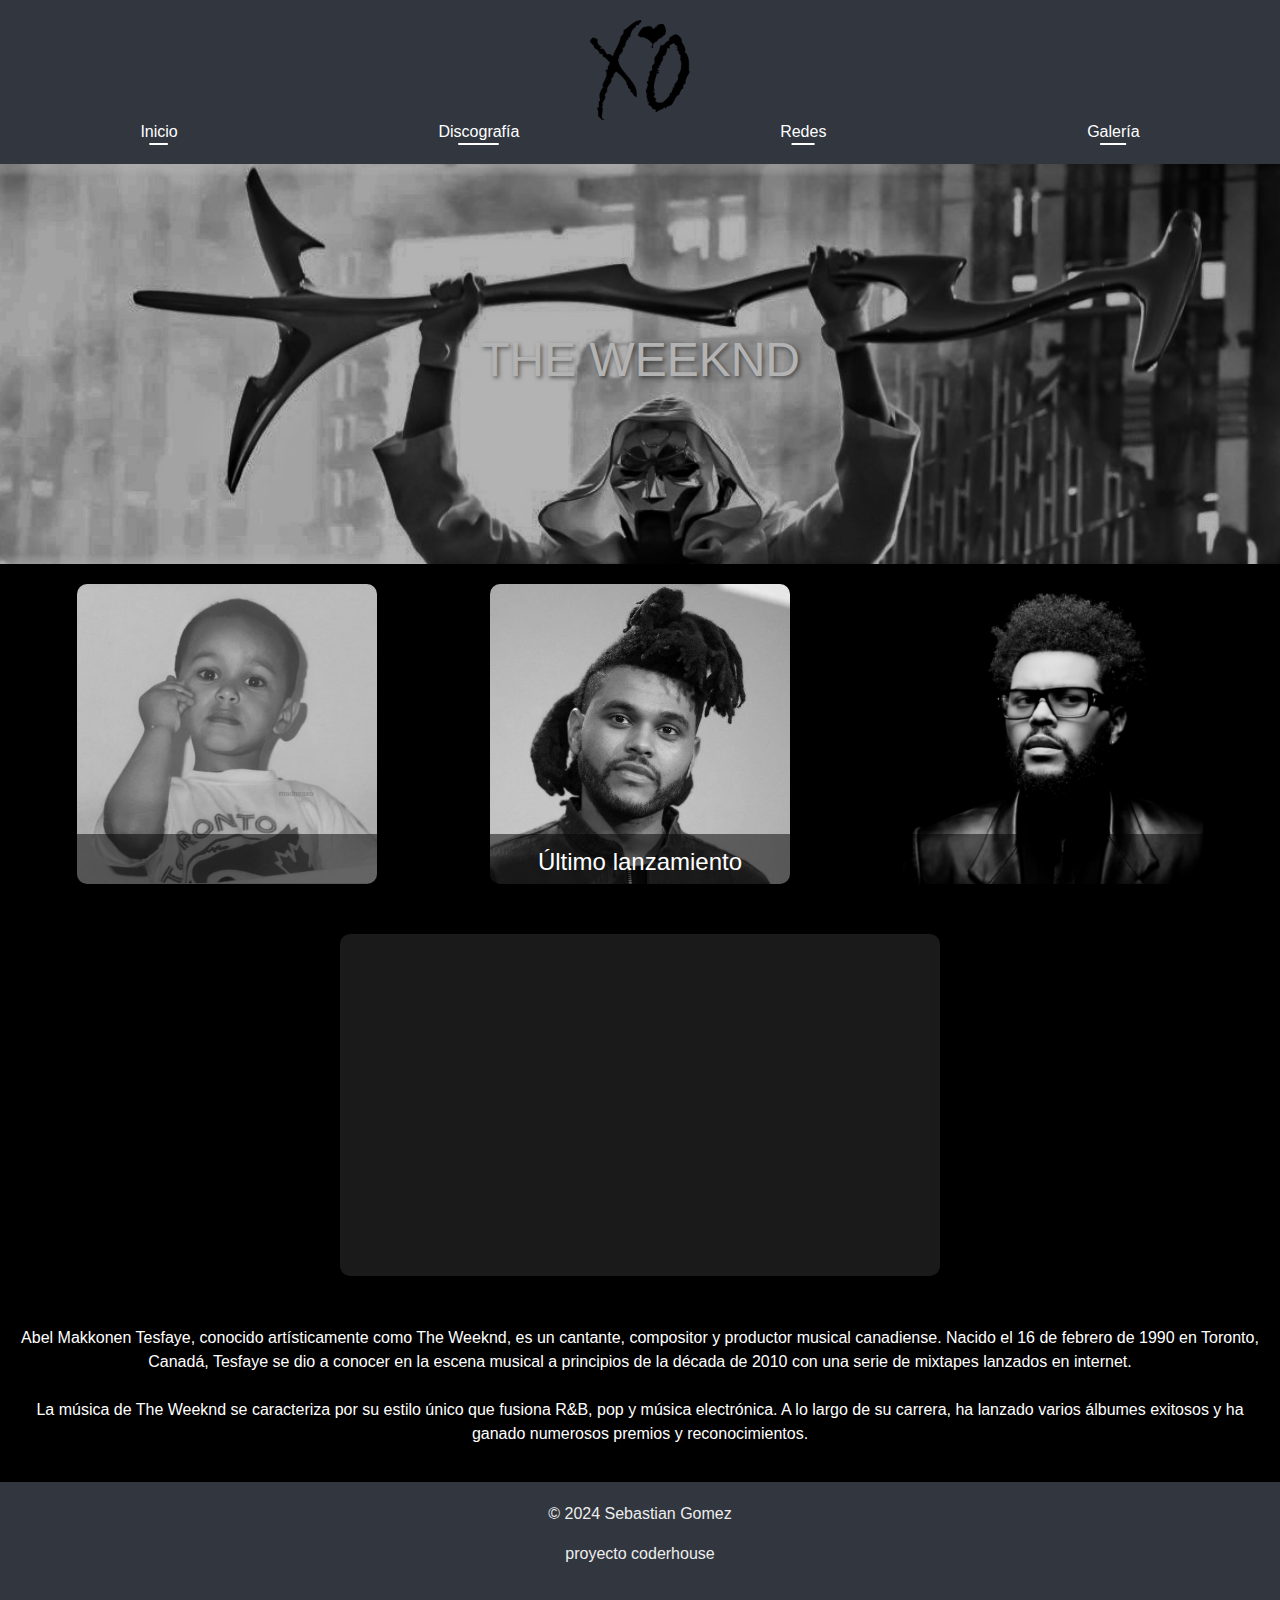
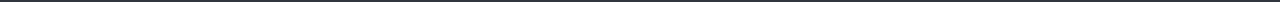
<file: index.html>
<!DOCTYPE html>
<html lang="es">
<head>
    <meta charset="UTF-8">
    <meta name="viewport" content="width=device-width, initial-scale=1.0">
    <title>The Weeknd - Inicio</title>
    <link rel="stylesheet" href="styles.css">
    <link rel="stylesheet" href="https://stackpath.bootstrapcdn.com/bootstrap/4.5.2/css/bootstrap.min.css">
    <style>
        body {
            font-family: Arial, sans-serif;
            margin: 0;
            padding: 0;
            background-color: #000;
            color: #fff; 
        }
        header {
            background-color: #31363f;
            color: #fff;
            padding: 20px;
            text-align: center;
        }
        header img {
            max-width: 100px;
        }
        header nav ul {
            list-style-type: none;
            padding: 0;
            margin: 0;
            display: flex;
            justify-content: space-around;
        }
        header nav ul li {
            margin-right: 20px;
        }
        header nav ul li:last-child {
            margin-right: 0;
        }
        header nav ul li a {
            color: #ffffff;
            text-decoration: none;
            position: relative;
            transition: all 0.3s ease;
        }
        header nav ul li a::after {
            content: '';
            position: absolute;
            bottom: -5px;
            left: 0;
            width: 100%;
            height: 2px;
            background-color: #ffffff;
            transform: scaleX(0.5);
            transition: transform 0.3s ease;
        }
        header nav ul li a:hover {
            color: #ffffff;
        }
        header nav ul li a:hover::after {
            transform: scaleX(1);
        }
        .banner {
            position: relative;
            height: 400px;
            background-image: url('img/tw.jpg');
            background-size: cover;
            background-position: center;
            opacity: 0.7;
        }
        .banner-content {
            position: absolute;
            top: 50%;
            left: 50%;
            transform: translate(-50%, -50%);
            text-align: center;
            text-shadow: 2px 2px 4px rgba(0, 0, 0, 0.5);
        }
        .banner h1 {
            font-size: 3em;
            color: #ffffff;
            text-transform: uppercase;
        }
        .bio {
            padding: 20px;
            text-align: center;
        }
        .image-container {
            display: flex;
            justify-content: space-around;
            flex-wrap: wrap;
        }
        .rounded-img {
            border-radius: 10px;
            overflow: hidden;
            width: 300px;
            height: auto;
            margin-bottom: 20px;
        }
        .subtitle {
            font-size: 1.5em;
            text-align: center;
            margin-bottom: 10px;
        }
        footer {
            background-color: #31363F;
            color: #EEEEEE;
            text-align: center;
            padding: 20px;
        }
       
        .video-container {
            text-align: center;
            margin-bottom: 50px;
            background-color: rgba(255, 255, 255, 0.1); 
            padding: 10px;
            border-radius: 10px;
            margin-left: auto;
            margin-right: auto;
            max-width: 600px;
            overflow-x: auto;
        }
    </style>
</head>
<body class="index">
    <header>
        <img src="img/XO.png" alt="Logo de The Weeknd">
        <nav>
            <ul>
                <li><a href="index.html">Inicio</a></li>
                <li><a href="discografia.html">Discografía</a></li>
                <li><a href="redes.html">Redes</a></li>
                <li><a href="galeria.html">Galería</a></li>
            </ul>
        </nav>
    </header>
    <main>
        <section class="banner">
            <div class="banner-content">
                <h1>The Weeknd</h1>
            </div>
        </section>
        <section class="bio">
            <div class="image-container">
                <div class="bio-info">
                    <img src="img/twbebe.jpg" alt="Imagen 1" class="rounded-img">
                </div>
                <div class="bio-info">
                    <img src="img/2015.jpg" alt="Imagen 2" class="rounded-img">
                </div>
                <div class="bio-info">
                    <img src="img/2024.jpg" alt="Imagen 3" class="rounded-img">
                </div>
            </div>
            <p class="subtitle">Último lanzamiento</p>
            <div class="video-container" contenteditable="true">
                <iframe width="560" height="315" src="https://www.youtube.com/watch?v=hWlYEaxubRY&t=868s&ab_channel=TheWeekndVEVO" frameborder="0" allowfullscreen></iframe>
            </div>
            <p>
                Abel Makkonen Tesfaye, conocido artísticamente como The Weeknd, es un cantante, compositor y productor musical canadiense. Nacido el 16 de febrero de 1990 en Toronto, Canadá, Tesfaye se dio a conocer en la escena musical a principios de la década de 2010 con una serie de mixtapes lanzados en internet.
                <br><br>
                La música de The Weeknd se caracteriza por su estilo único que fusiona R&B, pop y música electrónica. A lo largo de su carrera, ha lanzado varios álbumes exitosos y ha ganado numerosos premios y reconocimientos.
            </p>
        </section>
    </main>
    <footer>
        <p>&copy; 2024 Sebastian Gomez</p>
        <p>proyecto coderhouse</p>
    </footer>
</body>
</html>
</file>
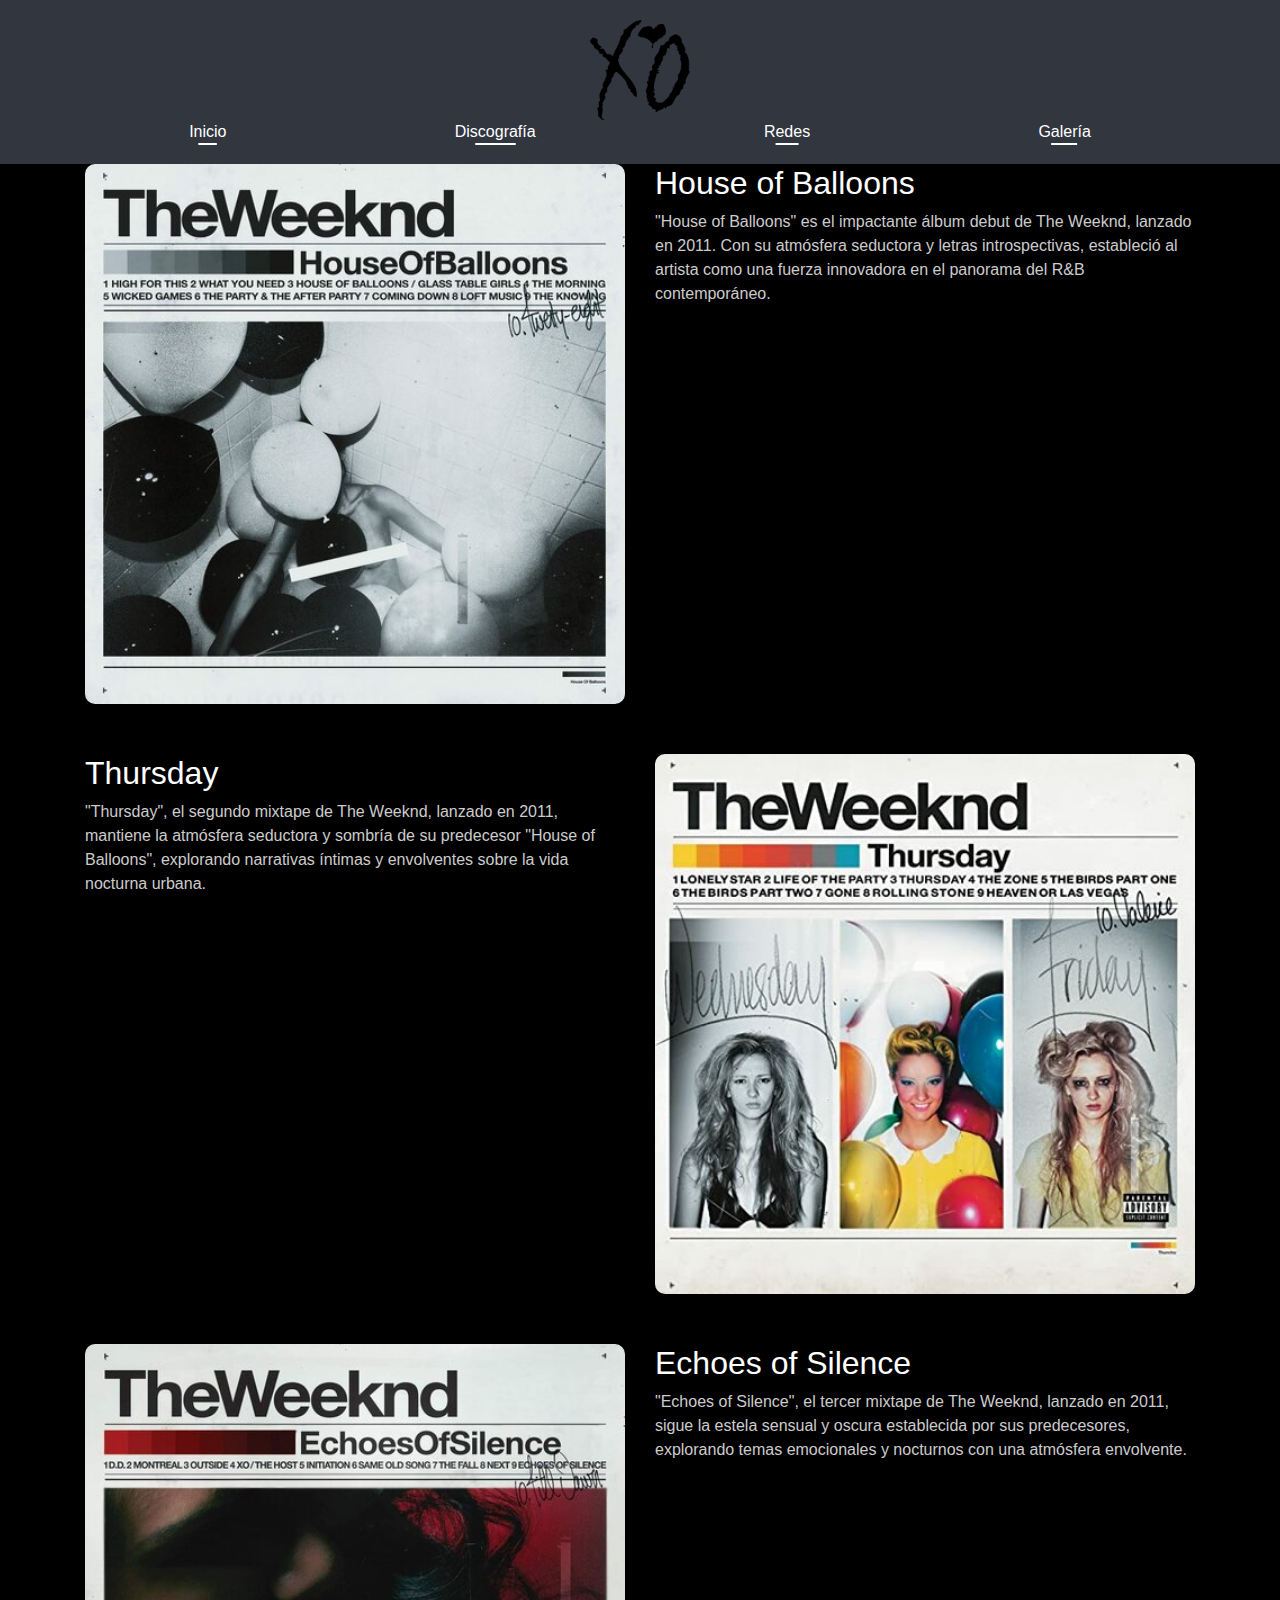
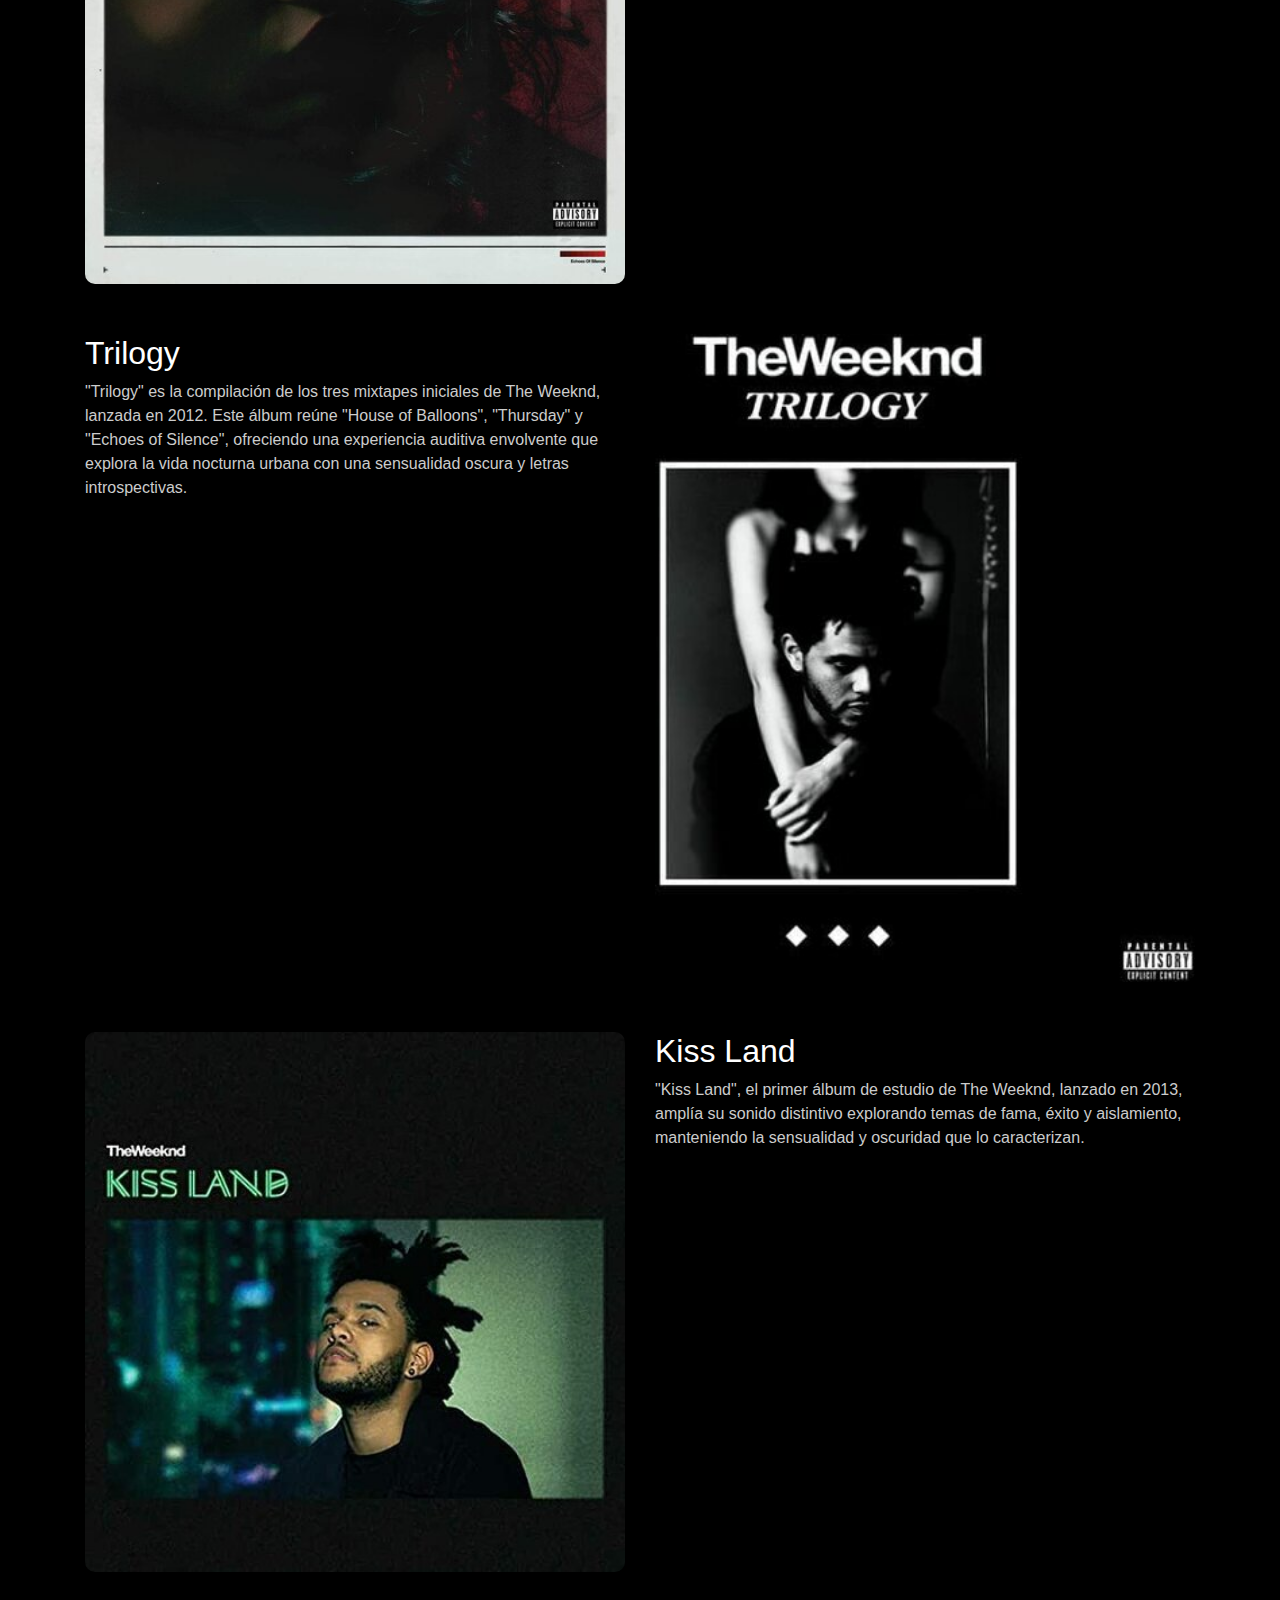
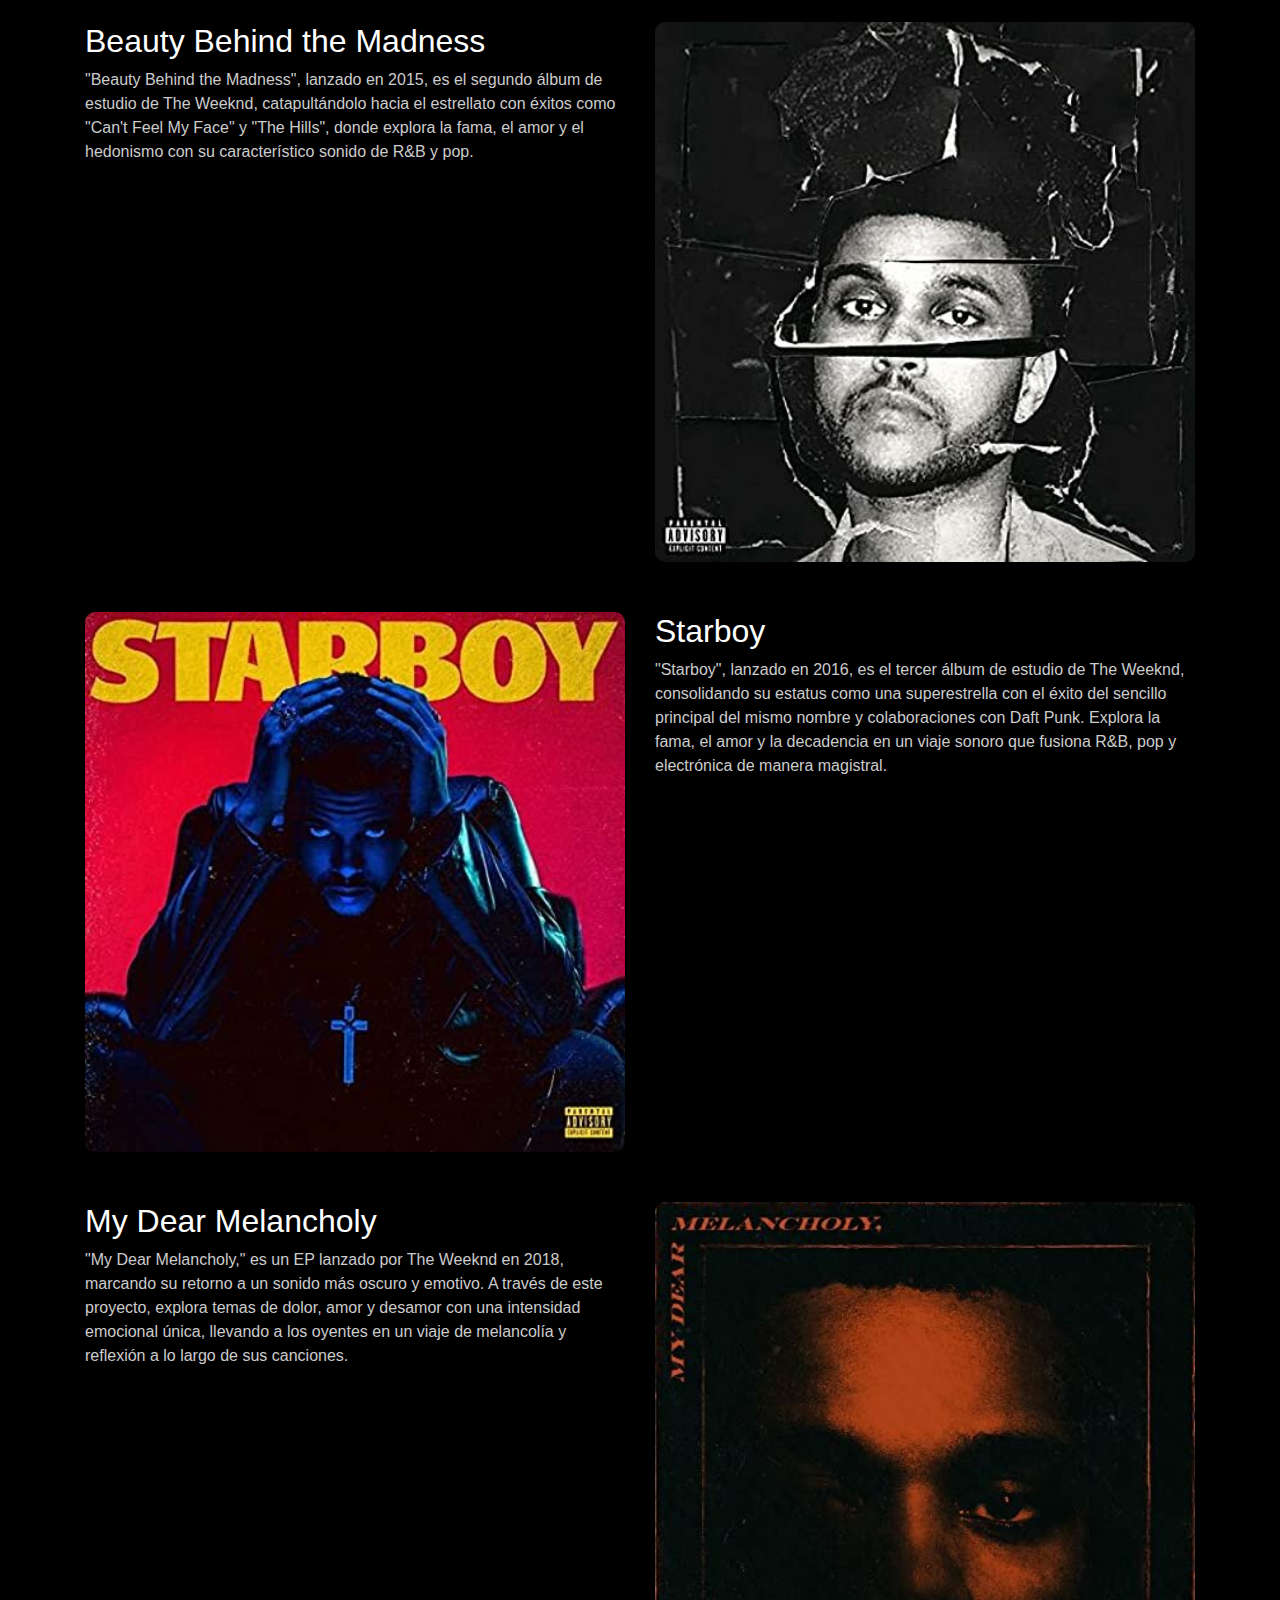
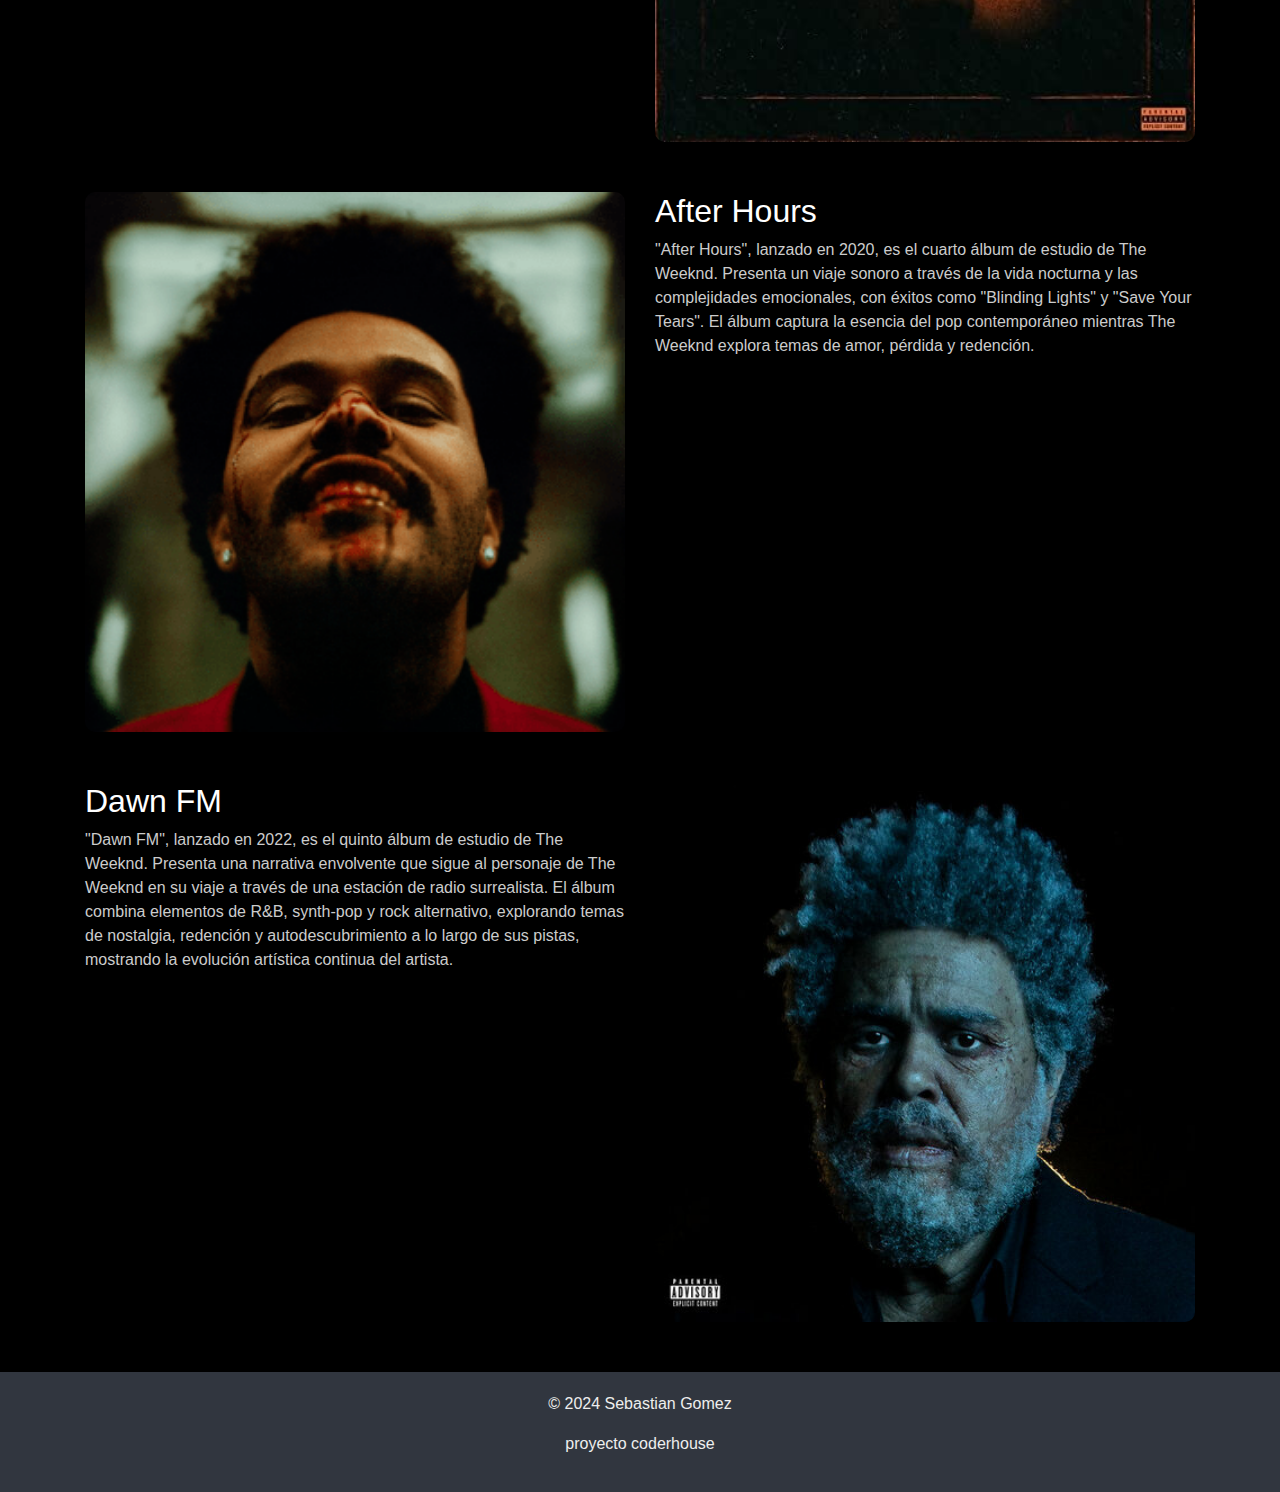
<file: discografia.html>
<!DOCTYPE html>
<html lang="es">
<head>
    <meta charset="UTF-8">
    <meta name="viewport" content="width=device-width, initial-scale=1.0">
    <title>The Weeknd - Discografía</title>
    <link rel="stylesheet" href="https://stackpath.bootstrapcdn.com/bootstrap/4.5.2/css/bootstrap.min.css">
    <style>
        /* Estilos generales */
        body {
            font-family: Arial, sans-serif;
            margin: 0;
            padding: 0;
            background-color: #000; /* Fondo negro */
            color: #fff; /* Texto blanco */
        }
        header {
            background-color: #31363f;
            color: #fff;
            padding: 20px;
            text-align: center;
        }
        header img {
            max-width: 100px;
        }
        header nav ul {
            list-style-type: none;
            padding: 0;
            margin: 0;
            display: flex;
            justify-content: space-around;
        }
        header nav ul li {
            margin-right: 20px;
        }
        header nav ul li:last-child {
            margin-right: 0;
        }
        header nav ul li a {
            color: #ffffff;
            text-decoration: none;
            position: relative;
            transition: all 0.3s ease;
        }
        header nav ul li a::after {
            content: '';
            position: absolute;
            bottom: -5px;
            left: 0;
            width: 100%;
            height: 2px;
            background-color: #ffffff;
            transform: scaleX(0.5);
            transition: transform 0.3s ease;
        }
        header nav ul li a:hover {
            color: #ffffff;
        }
        header nav ul li a:hover::after {
            transform: scaleX(1);
        }
        .album {
            margin-bottom: 50px;
        }
        .album-cover img {
            border-radius: 10px;
            overflow: hidden;
            width: 100%;
            height: auto;
        }
        .album-info h2 {
            color: #ffffff;
        }
        .album-info p {
            color: #cccccc;
        }
        footer {
            background-color: #31363F;
            color: #EEEEEE;
            text-align: center;
            padding: 20px;
        }
    </style>
</head>
<body class="discografia">
    <header>
        <div class="container">
            <img src="img/XO.png" alt="Logo de The Weeknd">
            <nav>
                <ul>
                    <li><a href="index.html">Inicio</a></li>
                    <li><a href="discografia.html">Discografía</a></li>
                    <li><a href="redes.html">Redes</a></li>
                    <li><a href="galeria.html">Galería</a></li>
                </ul>
            </nav>
        </div>
    </header>
    <main>
        <div class="container">
            <!-- Álbum 1 -->
            <section class="album row">
                <div class="col-md-6">
                    <div class="album-cover">
                        <img src="img/1.jpg" alt="Album 1">
                    </div>
                </div>
                <div class="col-md-6">
                    <div class="album-info">
                        <h2>House of Balloons</h2>
                        <p>"House of Balloons" es el impactante álbum debut de The Weeknd, lanzado en 2011. Con su atmósfera seductora y letras introspectivas, estableció al artista como una fuerza innovadora en el panorama del R&B contemporáneo.</p>
                    </div>
                </div>
            </section>
            <!-- Álbum 2 -->
            <section class="album row">
                <div class="col-md-6 order-md-2">
                    <div class="album-cover">
                        <img src="img/2.jpg" alt="Album 2">
                    </div>
                </div>
                <div class="col-md-6 order-md-1">
                    <div class="album-info">
                        <h2>Thursday</h2>
                        <p>"Thursday", el segundo mixtape de The Weeknd, lanzado en 2011, mantiene la atmósfera seductora y sombría de su predecesor "House of Balloons", explorando narrativas íntimas y envolventes sobre la vida nocturna urbana.</p>
                    </div>
                </div>
            </section>
            <!-- Álbum 3 -->
            <section class="album row">
                <div class="col-md-6">
                    <div class="album-cover">
                        <img src="img/3.jpg" alt="Album 3">
                    </div>
                </div>
                <div class="col-md-6">
                    <div class="album-info">
                        <h2>Echoes of Silence</h2>
                        <p>
                            "Echoes of Silence", el tercer mixtape de The Weeknd, lanzado en 2011, sigue la estela sensual y oscura establecida por sus predecesores, explorando temas emocionales y nocturnos con una atmósfera envolvente.</p>
                    </div>
                </div>
            </section>
            <!-- Álbum 4 -->
            <section class="album row">
                <div class="col-md-6 order-md-2">
                    <div class="album-cover">
                        <img src="img/4.jpg" alt="Album 4">
                    </div>
                </div>
                <div class="col-md-6 order-md-1">
                    <div class="album-info">
                        <h2>Trilogy</h2>
                        <p>"Trilogy" es la compilación de los tres mixtapes iniciales de The Weeknd, lanzada en 2012. Este álbum reúne "House of Balloons", "Thursday" y "Echoes of Silence", ofreciendo una experiencia auditiva envolvente que explora la vida nocturna urbana con una sensualidad oscura y letras introspectivas.</p>
                    </div>
                </div>
            </section>
            <!-- Álbum 5 -->
            <section class="album row">
                <div class="col-md-6">
                    <div class="album-cover">
                        <img src="img/5.jpg" alt="Album 5">
                    </div>
                </div>
                <div class="col-md-6">
                    <div class="album-info">
                        <h2>Kiss Land</h2>
                        <p>"Kiss Land", el primer álbum de estudio de The Weeknd, lanzado en 2013, amplía su sonido distintivo explorando temas de fama, éxito y aislamiento, manteniendo la sensualidad y oscuridad que lo caracterizan.</p>
                    </div>
                </div>
            </section>
            <!-- Álbum 6 -->
            <section class="album row">
                <div class="col-md-6 order-md-2">
                    <div class="album-cover">
                        <img src="img/6.jpg" alt="Album 6">
                    </div>
                </div>
                <div class="col-md-6 order-md-1">
                    <div class="album-info">
                        <h2>Beauty Behind the Madness</h2>
                        <p>"Beauty Behind the Madness", lanzado en 2015, es el segundo álbum de estudio de The Weeknd, catapultándolo hacia el estrellato con éxitos como "Can't Feel My Face" y "The Hills", donde explora la fama, el amor y el hedonismo con su característico sonido de R&B y pop.</p>
                    </div>
                </div>
            </section>
            <!-- Álbum 7 -->
            <section class="album row">
                <div class="col-md-6">
                    <div class="album-cover">
                        <img src="img/7.jpg" alt="Album 7">
                    </div>
                </div>
                <div class="col-md-6">
                    <div class="album-info">
                        <h2>Starboy</h2>
                        <p>"Starboy", lanzado en 2016, es el tercer álbum de estudio de The Weeknd, consolidando su estatus como una superestrella con el éxito del sencillo principal del mismo nombre y colaboraciones con Daft Punk. Explora la fama, el amor y la decadencia en un viaje sonoro que fusiona R&B, pop y electrónica de manera magistral.</p>
                    </div>
                </div>
            </section>
            <!-- Álbum 8 -->
            <section class="album row">
                <div class="col-md-6 order-md-2">
                    <div class="album-cover">
                        <img src="img/8.jpg" alt="Album 8">
                    </div>
                </div>
                <div class="col-md-6 order-md-1">
                    <div class="album-info">
                        <h2>My Dear Melancholy</h2>
                        <p>"My Dear Melancholy," es un EP lanzado por The Weeknd en 2018, marcando su retorno a un sonido más oscuro y emotivo. A través de este proyecto, explora temas de dolor, amor y desamor con una intensidad emocional única, llevando a los oyentes en un viaje de melancolía y reflexión a lo largo de sus canciones.</p>
                    </div>
                </div>
            </section>
            <!-- Álbum 9 -->
            <section class="album row">
                <div class="col-md-6">
                    <div class="album-cover">
                        <img src="img/9.png" alt="Album 9">
                    </div>
                </div>
                <div class="col-md-6">
                    <div class="album-info">
                        <h2>After Hours</h2>
                        <p>"After Hours", lanzado en 2020, es el cuarto álbum de estudio de The Weeknd. Presenta un viaje sonoro a través de la vida nocturna y las complejidades emocionales, con éxitos como "Blinding Lights" y "Save Your Tears". El álbum captura la esencia del pop contemporáneo mientras The Weeknd explora temas de amor, pérdida y redención.</p>
                    </div>
                </div>
            </section>
            <!-- Álbum 10 -->
            <section class="album row">
                <div class="col-md-6 order-md-2">
                    <div class="album-cover">
                        <img src="img/10.jfif" alt="Album 10">
                    </div>
                </div>
                <div class="col-md-6 order-md-1">
                    <div class="album-info">
                        <h2>Dawn FM</h2>
                        <p>"Dawn FM", lanzado en 2022, es el quinto álbum de estudio de The Weeknd. Presenta una narrativa envolvente que sigue al personaje de The Weeknd en su viaje a través de una estación de radio surrealista. El álbum combina elementos de R&B, synth-pop y rock alternativo, explorando temas de nostalgia, redención y autodescubrimiento a lo largo de sus pistas, mostrando la evolución artística continua del artista.</p>
                    </div>
                </div>
            </section>
        </div>
    </main>
    <footer>
        <div class="container">
            <p>&copy; 2024 Sebastian Gomez</p>
            <p>proyecto coderhouse</p>
        </div>
    </footer>
</body>
</html>
</file>
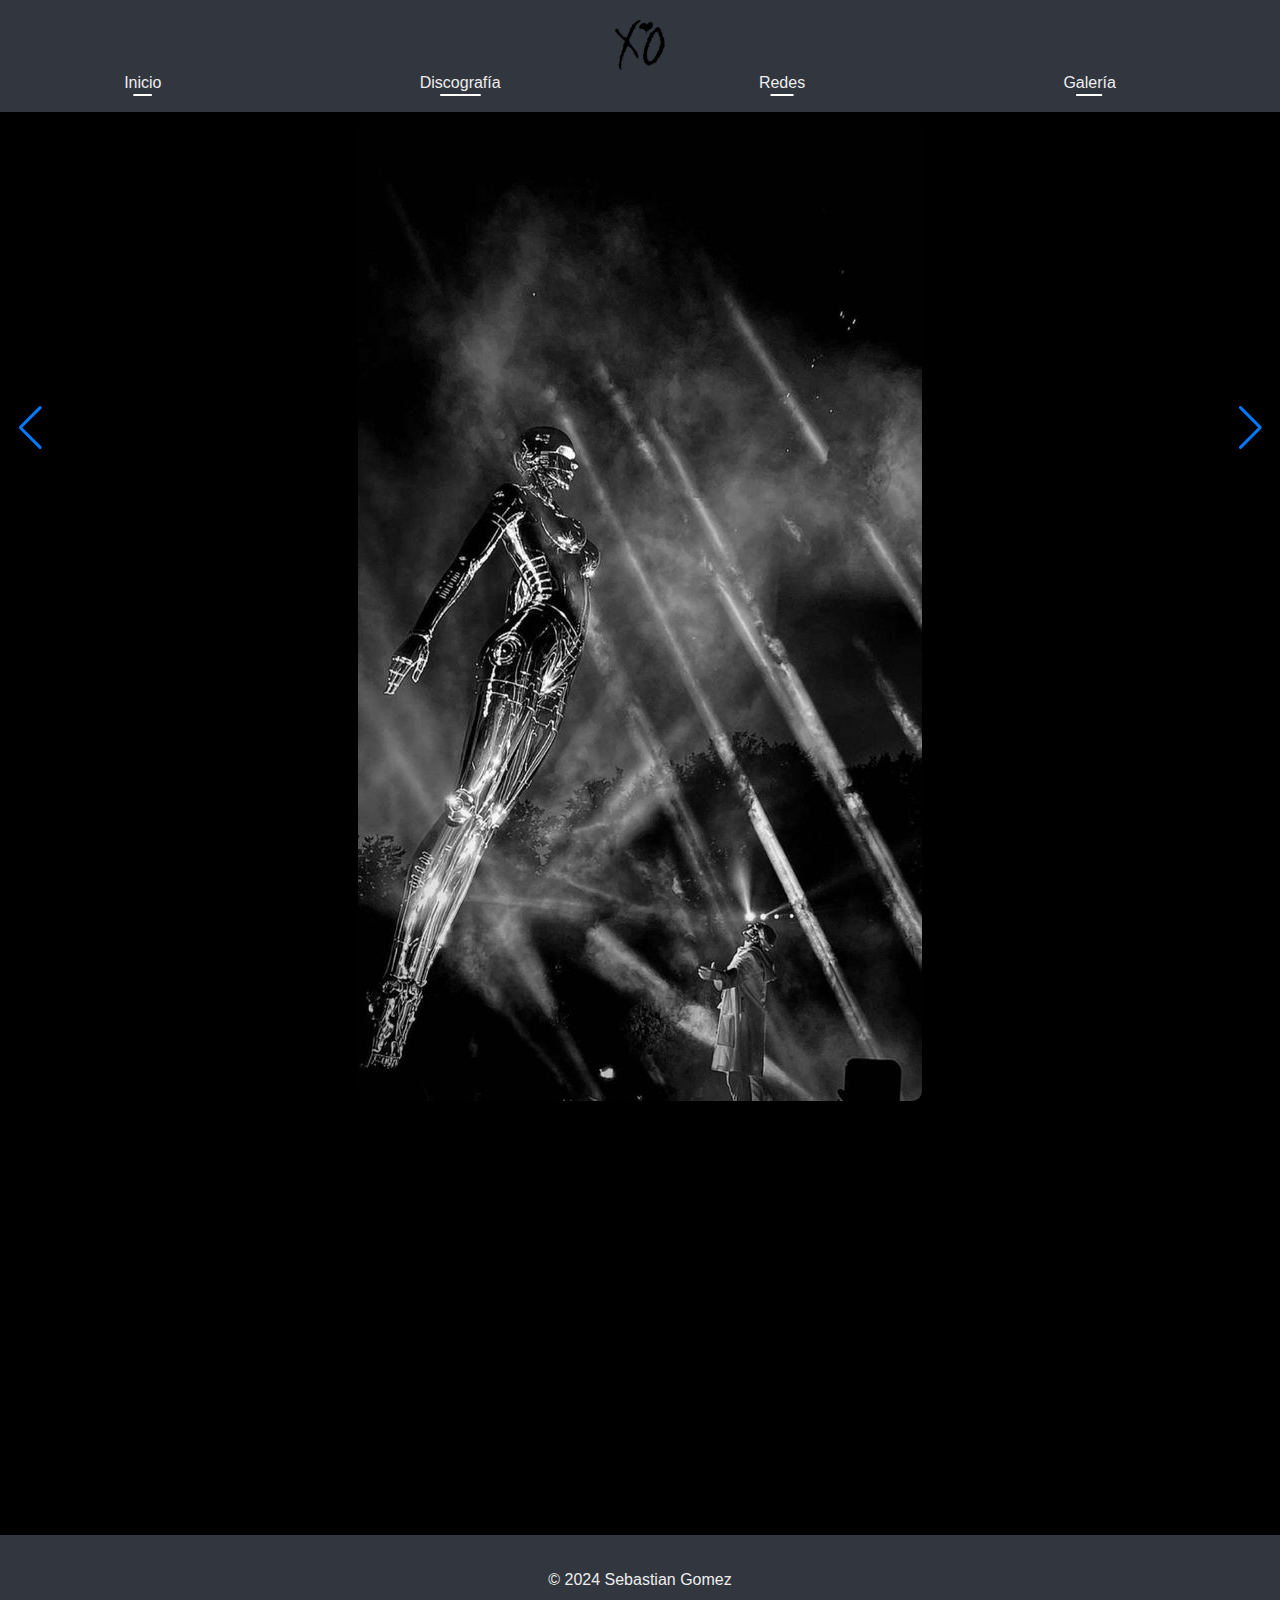
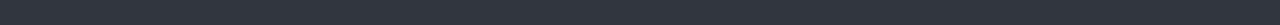
<file: galeria.html>
<!DOCTYPE html>
<html lang="es">
<head>
    <meta charset="UTF-8">
    <meta name="viewport" content="width=device-width, initial-scale=1.0">
    <title>The Weeknd - Galería</title>
    <link rel="stylesheet" href="https://unpkg.com/swiper/swiper-bundle.min.css">
    <link rel="stylesheet" href="styles.css">
</head>
<body class="galeria">
    <header>
        <img src="img/XO.png" alt="Logo de The Weeknd">
        <nav>
            <ul>
                <li><a href="index.html">Inicio</a></li>
                <li><a href="discografia.html">Discografía</a></li>
                <li><a href="redes.html">Redes</a></li>
                <li><a href="galeria.html">Galería</a></li>
            </ul>
        </nav>
    </header>

    <main class="main">
        <div class="swiper-container">
            <div class="swiper-wrapper">
                <div class="swiper-slide">
                    <img src="img/galeria1.jpg" alt="Foto 1">
                </div>
                <div class="swiper-slide">
                    <img src="img/galeria2.jpg" alt="Foto 2">
                </div>
                <div class="swiper-slide">
                    <img src="img/galeria7.jpg" alt="Foto 3">
                </div>
                <div class="swiper-slide">
                    <img src="img/galeria4.jpg" alt="Foto 4">
                </div>
                <div class="swiper-slide">
                    <img src="img/galeria5.jpg" alt="Foto 5">
                </div>
                <div class="swiper-slide">
                    <img src="img/galeria6.jpg" alt="Foto 6">
                </div>
                <div class="swiper-slide">
                    <img src="img/galeria77.jpg" alt="Foto 7">
                </div>
                <div class="swiper-slide">
                    <img src="img/galeria88.jpg" alt="Foto 8">
                </div>
                <div class="swiper-slide">
                    <img src="img/galeria9.jpg" alt="Foto 9">
                </div>
                <div class="swiper-slide">
                    <img src="img/galeria10.jpg" alt="Foto 10">
                </div>
            </div>
            <div class="swiper-button-prev"></div>
            <div class="swiper-button-next"></div>
        </div>
    </main>

    <footer>
        <p>&copy; 2024 Sebastian Gomez</p>
    </footer>
    
    <script src="https://unpkg.com/swiper/swiper-bundle.min.js"></script>
    <script>
        document.addEventListener('DOMContentLoaded', function() {
            var swiper = new Swiper('.swiper-container', {
                slidesPerView: 1,
                spaceBetween: 30,
                loop: true,
                navigation: {
                    nextEl: '.swiper-button-next',
                    prevEl: '.swiper-button-prev',
                },
            });
        });
    </script>
</body>
</html>
</file>
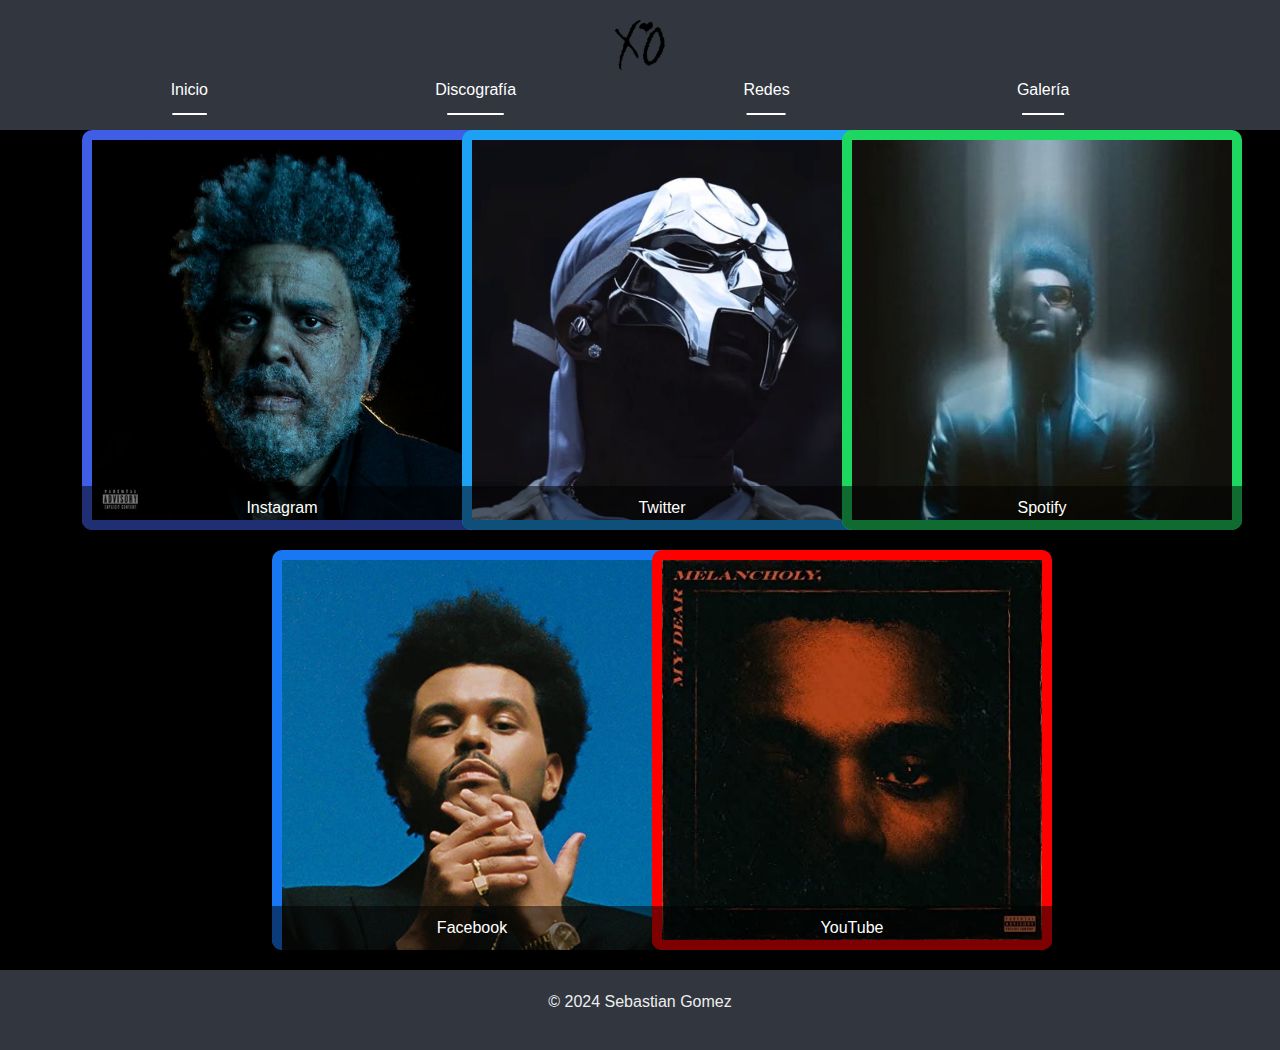
<file: redes.html>
<!DOCTYPE html>
<html lang="es">
<head>
    <meta charset="UTF-8">
    <meta name="viewport" content="width=device-width, initial-scale=1.0">
    <title>The Weeknd - Redes Sociales</title>
    <link href="https://cdn.jsdelivr.net/npm/bootstrap@5.3.0-alpha1/dist/css/bootstrap.min.css" rel="stylesheet">
    <link rel="stylesheet" href="styles.css"> <!-- Si tienes estilos personalizados -->
</head>
<body class="redes">
    <header>
        <div class="container">
            <img src="img/XO.png" alt="Logo de The Weeknd">
            <nav>
                <ul class="nav">
                    <li class="nav-item"><a class="nav-link text-white" href="index.html">Inicio</a></li>
                    <li class="nav-item"><a class="nav-link text-white" href="discografia.html">Discografía</a></li>
                    <li class="nav-item"><a class="nav-link text-white" href="redes.html">Redes</a></li>
                    <li class="nav-item"><a class="nav-link text-white" href="galeria.html">Galería</a></li>
                </ul>
            </nav>
        </div>
    </header>
    <main>
        <div class="container">
            <!-- Redes Sociales -->
            <div class="row justify-content-center">
                <div class="col-md-4">
                    <section class="red instagram">
                        <a href="https://www.instagram.com/theweeknd" target="_blank">
                            <img src="img/10.jfif" alt="Instagram" class="img-fluid">
                            <div class="subtitle">Instagram</div>
                        </a>
                    </section>
                </div>
                <div class="col-md-4">
                    <section class="red twitter">
                        <a href="https://twitter.com/theweeknd" target="_blank">
                            <img src="img/twittt.jpg" alt="Twitter" class="img-fluid">
                            <div class="subtitle">Twitter</div>
                        </a>
                    </section>
                </div>
                <div class="col-md-4">
                    <section class="red spotify">
                        <a href="https://open.spotify.com/artist/1Xyo4u8uXC1ZmMpatF05PJ" target="_blank">
                            <img src="img/galeria9 - copia.jpg" alt="Spotify" class="img-fluid">
                            <div class="subtitle">Spotify</div>
                        </a>
                    </section>
                </div>
            </div>
            <div class="row justify-content-center">
                <div class="col-md-4">
                    <section class="red facebook">
                        <a href="https://www.facebook.com/theweeknd" target="_blank">
                            <img src="img/galeria6.jpg" alt="Facebook" class="img-fluid">
                            <div class="subtitle">Facebook</div>
                        </a>
                    </section>
                </div>
                <div class="col-md-4">
                    <section class="red youtube">
                        <a href="https://www.youtube.com/@TheWeeknd" target="_blank">
                            <img src="img/8.jpg" alt="YouTube" class="img-fluid">
                            <div class="subtitle">YouTube</div>
                        </a>
                    </section>
                </div>
            </div>
        </div>
    </main>
    <footer>
        <div class="container">
            <p>&copy; 2024 Sebastian Gomez</p>
        </div>
    </footer>
    <script src="https://cdn.jsdelivr.net/npm/bootstrap@5.3.0-alpha1/dist/js/bootstrap.bundle.min.js"></script>
</body>
</html>
</file>
<file: styles.css>
body {
    font-family: Arial, sans-serif;
    margin: 0;
    padding: 0;
    background-color: #000;
    color: #fff;
}
.redes-grid {
    display: flex;
    justify-content: center;
    align-items: center;
    flex-direction: column;
    height: 200vh;
}

.red {
    overflow: hidden;
    border-radius: 10px;
    text-align: center;
    position: relative;
    margin-bottom: 20px;
    width: 400px;
    height: 400px;
}

.red img {
    width: 100%;
    height: 100%;
    object-fit: contain;
    border-radius: 0px;
}

.red a {
    display: block;
    text-decoration: none;
    color: #fff;
    padding: 10px;
}

.red a:hover {
    background-color: rgba(255, 255, 255, 0.1);
}

.subtitle {
    position: absolute;
    bottom: 0;
    left: 0;
    right: 0;
    background-color: rgba(0, 0, 0, 0.5);
    padding: 10px;
    border-radius: 0 0 10px 10px;
    text-align: center;
}
.red.instagram {
    background-color: #405DE6;
}

.red.twitter {
    background-color: #1DA1F2;
}

.red.spotify {
    background-color: #1ED760;
}

.red.facebook {
    background-color: #1877F2;
}

.red.youtube {
    background-color: #FF0000;
}
@media (max-width: 768px) {
    .red {
        width: 200px;
        height: 200px;
    }
}

header {
    background-color: #31363F;
    color: #EEEEEE;
    padding: 20px;
    text-align: center;
}

header img {
    max-width: 50px;
}

nav ul {
    list-style-type: none;
    padding: 0;
    margin: 0;
    display: flex;
    justify-content: space-around;
    width: 100%;
}

nav ul li {
    margin-right: 50px;
}

nav ul li:last-child {
    margin-right: 40px;
}

nav ul li a {
    color: #EEEEEE;
    text-decoration: none;
    position: relative;
    transition: all 0.3s ease;
}

nav ul li a::after {
    content: '';
    position: absolute;
    bottom: -5px;
    left: 0;
    width: 100%;
    height: 2px;
    background-color: #ffffff;
    transform: scaleX(0.5);
    transition: transform 0.3s ease;
}

nav ul li a:hover {
    color: #ffffff;
}

nav ul li a:hover::after {
    transform: scaleX(1);
}

.banner {
    position: relative;
    height: 400px;
    background-image: url('img/tw.jpg');
    background-size: cover;
    background-position: center;
    opacity: 0.7;
}

.banner-content {
    position: absolute;
    top: 50%;
    left: 50%;
    transform: translate(-50%, -50%);
    text-align: center;
    text-shadow: 2px 2px 4px rgba(0, 0, 0, 0.5);
}

.banner h1 {
    font-size: 3em;
    color: #ffffff;
    text-transform: uppercase;
}

.rounded-img {
    border-radius: 10px;
    overflow: hidden;
    width: 300px;
    height: auto;
}

.image-container {
    display: flex;
    justify-content: space-between;
    margin-bottom: 30px;
}

.bio p {
    color: #fff;
}

.large {
    grid-column: span 2;
    grid-row: span 2;
}
.swiper-container {
    width: 100%;
    height: 100%;
}

.swiper-slide {
    text-align: center;
    font-size: 18px;
    background: #000;
    display: flex;
    justify-content: center;
    align-items: center;
}

.swiper-slide img {
    max-width: 100%;
    max-height: 100%;
    border-radius: 10px;
}

.swiper-button-prev,
.swiper-button-next {
    position: absolute;
    top: 50%;
    transform: translateY(-50%);
    width: 40px;
    height: 40px;
    background-color: rgba(0, 0, 0, 0.5);
    border-radius: 50%;
    z-index: 10;
    cursor: pointer;
    transition: all 0.3s ease;
}

.swiper-button-prev:hover,
.swiper-button-next:hover {
    background-color: rgba(0, 0, 0, 0.8);
}

.swiper-button-prev {
    left: 10px;
}

.swiper-button-next {
    right: 10px;
}

footer {
    background-color: #31363F;
    color: #EEEEEE;
    padding: 20px;
    text-align: center;
}
</file>
